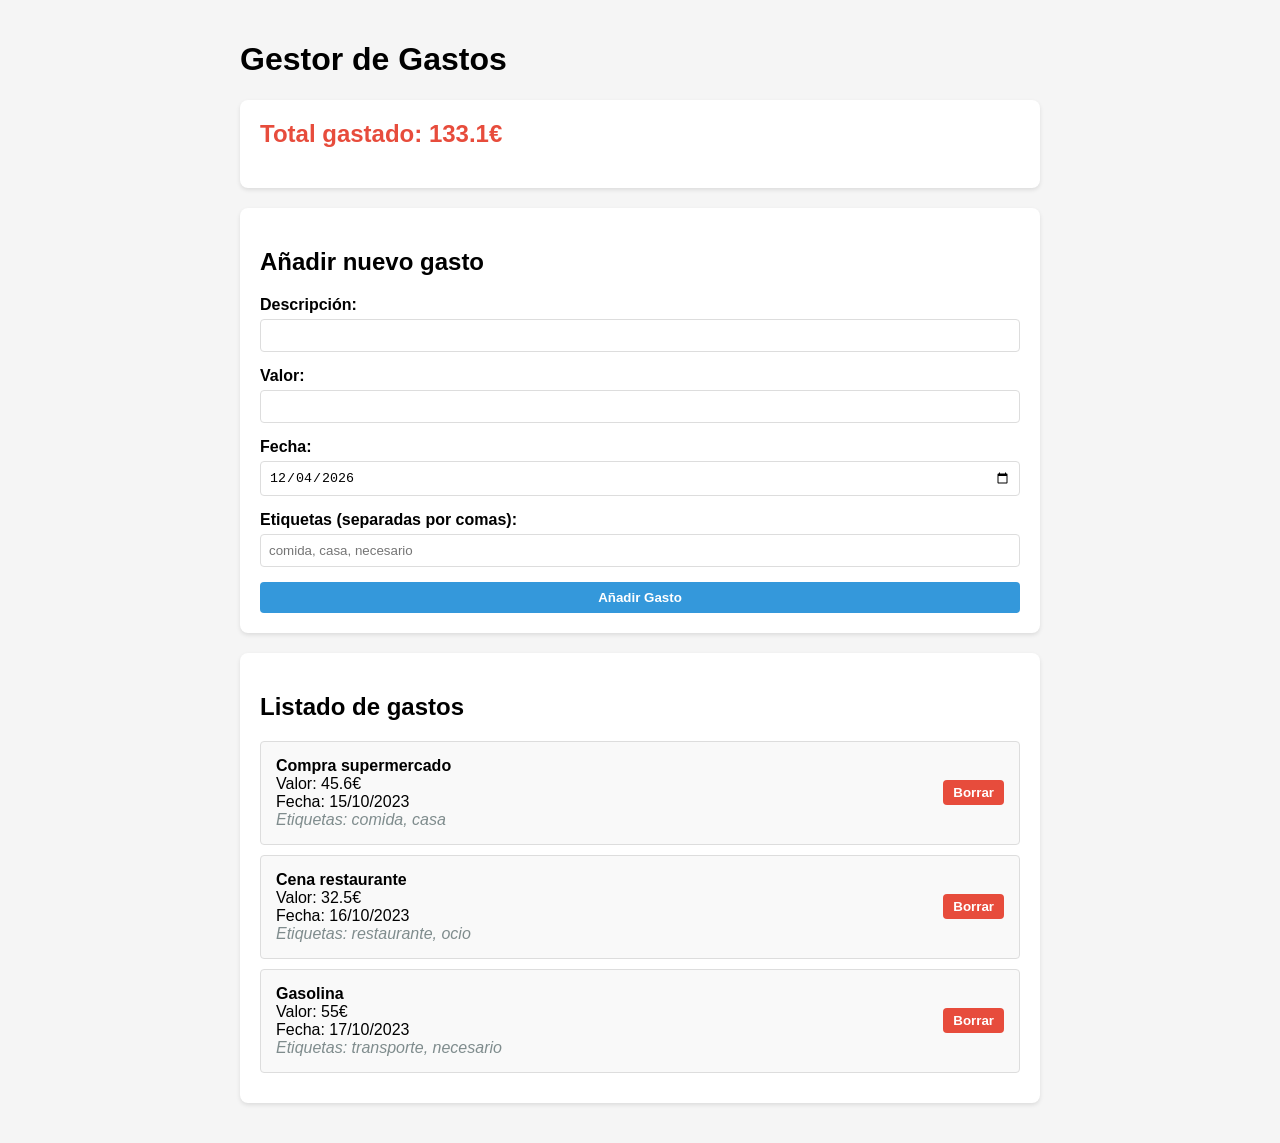
<file: index.html>
<!DOCTYPE html>
<html lang="es">
<head>
    <meta charset="UTF-8">
    <meta name="viewport" content="width=device-width, initial-scale=1.0">
    <title>Gestor de Gastos</title>
    <style>
        /* Tus estilos CSS aquí (igual que antes) */
        body {
            font-family: Arial, sans-serif;
            max-width: 800px;
            margin: 0 auto;
            padding: 20px;
            background-color: #f5f5f5;
        }
        
        .container {
            background-color: white;
            padding: 20px;
            border-radius: 8px;
            box-shadow: 0 2px 4px rgba(0,0,0,0.1);
            margin-bottom: 20px;
        }
        
        .total-gastos {
            font-size: 1.5em;
            font-weight: bold;
            color: #e74c3c;
            margin-bottom: 20px;
        }
        
        .form-group {
            margin-bottom: 15px;
        }
        
        label {
            display: block;
            margin-bottom: 5px;
            font-weight: bold;
        }
        
        input, button {
            padding: 8px;
            border: 1px solid #ddd;
            border-radius: 4px;
            width: 100%;
            box-sizing: border-box;
        }
        
        button {
            background-color: #3498db;
            color: white;
            border: none;
            cursor: pointer;
            font-weight: bold;
        }
        
        button:hover {
            background-color: #2980b9;
        }
        
        .btn-borrar {
            background-color: #e74c3c;
            width: auto;
            padding: 5px 10px;
        }
        
        .btn-borrar:hover {
            background-color: #c0392b;
        }
        
        .gasto-item {
            border: 1px solid #ddd;
            padding: 15px;
            margin-bottom: 10px;
            border-radius: 4px;
            background-color: #f9f9f9;
            display: flex;
            justify-content: space-between;
            align-items: center;
        }
        
        .gasto-info {
            flex: 1;
        }
        
        .etiquetas {
            font-style: italic;
            color: #7f8c8d;
        }
    </style>
</head>
<body>
    <h1>Gestor de Gastos</h1>
    
    <div class="container">
        <div id="total-gastos" class="total-gastos">Total gastado: 0€</div>
    </div>
    
    <div class="container">
        <h2>Añadir nuevo gasto</h2>
        <div id="formulario-gasto"></div>
    </div>
    
    <div class="container">
        <h2>Listado de gastos</h2>
        <div id="listado-gastos"></div>
    </div>

    <!-- IMPORTAR EN ESTE ORDEN: Primero la lógica, luego la interfaz -->
    <script src="js/gestionPresupuesto.js"></script>
    <script src="js/gestionPresupuestoWebVI.js"></script>
</body>
</html>
</file>
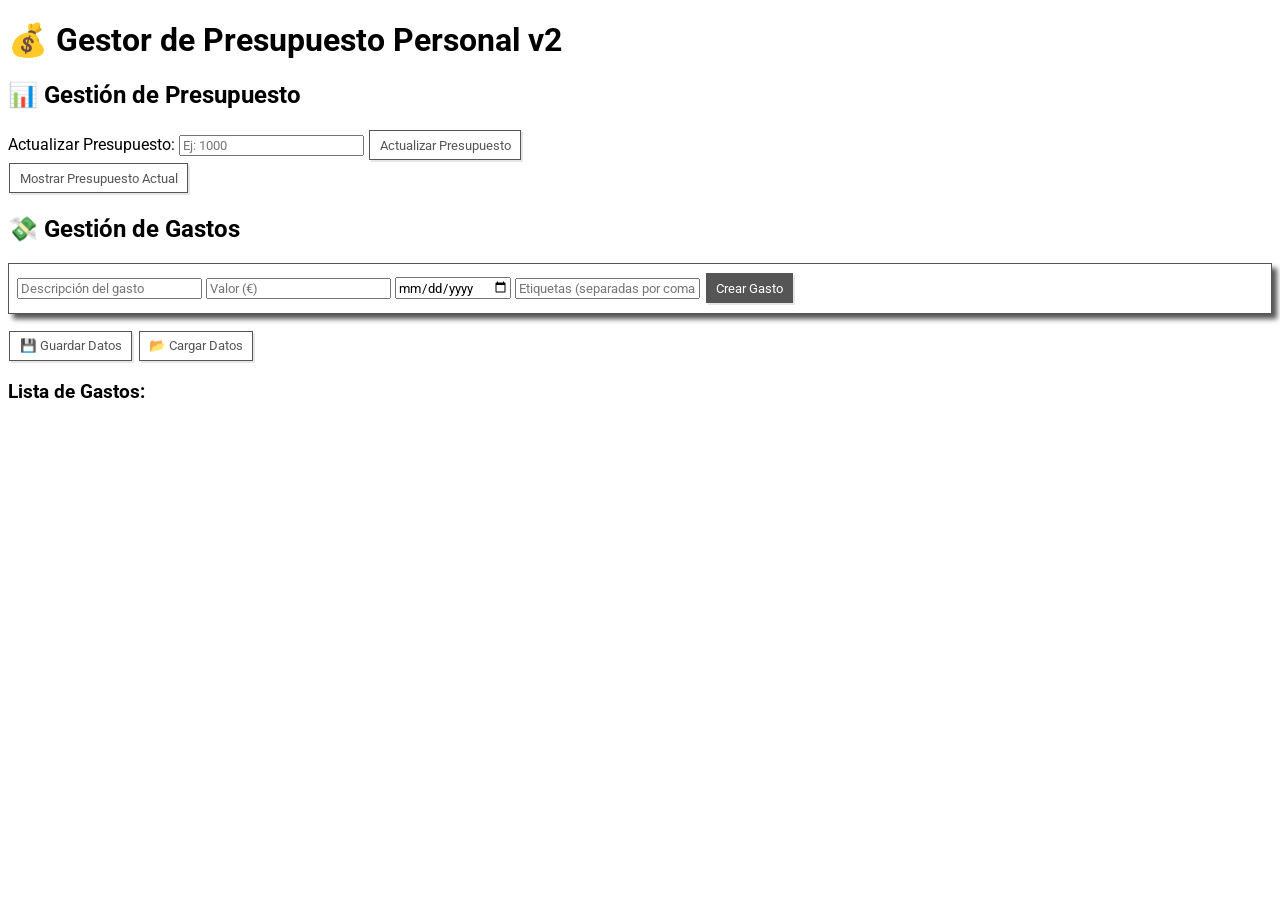
<file: Practica-Presupuesto-main/index.html>
<!DOCTYPE html>
<html lang="es">
<head>
    <meta charset="UTF-8" />
    <meta name="viewport" content="width=device-width, initial-scale=1.0" />
    <title>Gestor de Presupuesto Personal</title>
    <link rel="stylesheet" href="css/estilos.css">
    <link rel="stylesheet" href="css/componente-gasto.css">
</head>
<body>
    <div class="container">
        <h1>💰 Gestor de Presupuesto Personal v2</h1>

        <!-- Sección de Presupuesto -->
        <div class="section presupuesto-section">
            <h2>📊 Gestión de Presupuesto</h2>
            <div>
                <label>Actualizar Presupuesto:</label>
                <input type="number" id="nuevoPresupuesto" placeholder="Ej: 1000" min="0" />
                <button onclick="actualizarPresupuestoUI()">Actualizar Presupuesto</button>
            </div>
            <div>
                <button onclick="mostrarPresupuestoUI()">Mostrar Presupuesto Actual</button>
            </div>
            <div class="resultado" id="resultadoPresupuesto"></div>
        </div>

        <!-- Sección de Gastos -->
        <div class="section gastos-section">
            <h2>💸 Gestión de Gastos</h2>

            <!-- Formulario para crear gastos -->
            <form id="formCrearGasto" class="form-crear-gasto">
                <input type="text" id="descripcionGasto" placeholder="Descripción del gasto" required />
                <input type="number" id="valorGasto" placeholder="Valor (€)" min="0" step="0.01" required />
                <input type="date" id="fechaGasto" class="full-width" />
                <input type="text" id="etiquetasGasto" placeholder="Etiquetas (separadas por comas)" class="full-width" />
                <button type="submit" class="full-width">Crear Gasto</button>
            </form>

            <!-- Botones de almacenamiento local -->
            <div class="almacenamiento-actions">
                <button onclick="guardarDatos()" class="btn-guardar">💾 Guardar Datos</button>
                <button onclick="cargarDatos()" class="btn-cargar">📂 Cargar Datos</button>
            </div>

            <div>
                <h3>Lista de Gastos:</h3>
                <div id="listaGastos"></div>
            </div>
        </div>
    </div>

    <!-- Plantilla para el componente mi-gasto -->
    <template id="template-mi-gasto">
        <!-- Los estilos ahora están en css/componente-gasto.css -->
        <div class="gasto-header">
            <span class="gasto-descripcion" id="descripcion"></span>
            <span class="gasto-valor" id="valor"></span>
        </div>
        
        <div class="gasto-fecha" id="fecha"></div>
        
        <div class="gasto-etiquetas" id="etiquetas"></div>
        
        <div class="gasto-actions">
            <button class="btn-editar" id="btnEditar">Editar</button>
            <button class="btn-borrar" id="btnBorrar">Borrar</button>
        </div>
        
        <form class="form-edicion hidden" id="formEdicion">
            <div class="form-group">
                <label for="editDescripcion">Descripción:</label>
                <input type="text" id="editDescripcion" required>
            </div>
            
            <div class="form-group">
                <label for="editValor">Valor (€):</label>
                <input type="number" id="editValor" min="0" step="0.01" required>
            </div>
            
            <div class="form-group">
                <label for="editFecha">Fecha:</label>
                <input type="date" id="editFecha">
            </div>
            
            <div class="form-group">
                <label for="editEtiquetas">Etiquetas (separadas por comas):</label>
                <input type="text" id="editEtiquetas">
            </div>
            
            <div class="form-actions">
                <button type="submit" class="btn-guardar">Guardar</button>
                <button type="button" class="btn-cancelar" id="btnCancelar">Cancelar</button>
            </div>
        </form>
    </template>
    <!-- Importación del módulo JavaScript -->
    <script type="module" src="js/gestionPresupuestoWebV2.js"></script>
</body>
</html>
</file>
<file: Practica-Presupuesto-main/css/estilos.css>
@import url('https://fonts.googleapis.com/css2?family=Roboto:wght@300&display=swap');

* {
    box-sizing: border-box;
    font-family: 'Roboto', sans-serif;
}

#aplicacion {
    margin: 1em;
}

form, .gasto {
    margin: 1em 0;
    box-shadow: 5px 5px 5px #555555;
    border: 1px solid #555555;
    padding: 0.5em;
}

.form-control {
    margin: 0.5em 0;
}

.form-control label {
    width: 100%;
}

.form-control input {
    width: 100%;
}

button {
    border: 1px solid #555555;
    padding: 0.5em 0.7em;
    margin: 0.1em 0.1em;
    color: #555555;
    background-color: white;
    box-shadow: 2px 2px #e6e6e6;
}

button:hover {
    border: 1px solid #888888;
    color: #888888;
}

button:active:enabled {
    box-shadow: none;
    transform: translateY(2px);
}

button[type=submit], button.gasto-editar-formulario {
    background-color: #555555;
    color: white;
}

button[type=submit]:hover, button.gasto-editar-formulario:hover {
    background-color: #888888;
    color: white;
}

button:disabled, button:disabled:hover {
    cursor: not-allowed;
    border-color: #999999;
    background-color: #999999;
    box-shadow: none;
}

.gasto-etiquetas-etiqueta {
    font-size: 0.8em;
    font-variant: small-caps;
    margin: 0.2em;
    display: inline-block;
    border: 1px solid #555555;
    padding: 0.2em 0.5em;
    border-radius: 5px;
    cursor: pointer;
    position: relative;
}

.gasto-etiquetas-etiqueta:hover {
    color: red;
    border: 1px solid red;
    text-decoration: line-through;

}

.gasto-valor:after {
    content: "€";
}

/* Formulario filtrado */
#formulario-filtrado {
    display: flex;
    flex-wrap: wrap;
}

#formulario-filtrado .form-control {
    flex: 1 1 auto;
    margin: 0.2em 1em;
}

#formulario-filtrado #formulario-filtrado-error {
    flex: 1 1 100%;
    color: red;
}


/* Pantallas grandes */
@media screen and (min-width: 600px) {
    .form-control {
        display: flex;
    }

    .form-control label {
        flex: 0 0 8em;
    }

    .form-control input {
        flex: 1;
    }

    .gasto {
        display: flex;
        align-items: center;
        flex-wrap: wrap;
    }

    .gasto > div {
        padding: 0.5em 0.7em;
    }

    .gasto .gasto-descripcion {
        flex: 0 0 30%;
    }

    .gasto .gasto-fecha {
        flex: 0 0 20%;
    }

    .gasto .gasto-valor {
        flex: 0 0 15%;
    }

    .gasto .gasto-etiquetas {
        flex: 0 0 15%;
    }

    .gasto button {
        flex: 0 0 9%;
    }

    .gasto form {
        flex: 1;
    }
}
</file>
<file: Practica-Presupuesto-main/css/componente-gasto.css>
/* Estilos específicos para el componente mi-gasto */
mi-gasto {
    display: block;
    margin: 10px 0;
    padding: 15px;
    border: 1px solid #ddd;
    border-radius: 8px;
    background: white;
    box-shadow: 0 2px 4px rgba(0,0,0,0.1);
}

.gasto-header {
    display: flex;
    justify-content: space-between;
    align-items: center;
    margin-bottom: 10px;
}

.gasto-descripcion {
    font-weight: bold;
    font-size: 1.1em;
    color: #333;
}

.gasto-valor {
    font-size: 1.2em;
    font-weight: bold;
    color: #e74c3c;
}

.gasto-fecha {
    color: #666;
    font-size: 0.9em;
}

.gasto-etiquetas {
    margin-top: 8px;
}

.etiqueta {
    display: inline-block;
    background: #3498db;
    color: white;
    padding: 2px 8px;
    border-radius: 12px;
    font-size: 0.8em;
    margin-right: 5px;
}

.gasto-actions {
    margin-top: 10px;
    display: flex;
    gap: 10px;
}

.btn-editar, .btn-borrar {
    padding: 5px 10px;
    border: none;
    border-radius: 4px;
    cursor: pointer;
    font-size: 0.9em;
    transition: background-color 0.3s;
}

.btn-editar {
    background: #f39c12;
    color: white;
}

.btn-editar:hover {
    background: #e67e22;
}

.btn-borrar {
    background: #e74c3c;
    color: white;
}

.btn-borrar:hover {
    background: #c0392b;
}

.form-edicion {
    margin-top: 15px;
    padding: 15px;
    background: #f8f9fa;
    border-radius: 5px;
    border: 1px solid #dee2e6;
}

.form-group {
    margin-bottom: 10px;
}

.form-group label {
    display: block;
    margin-bottom: 5px;
    font-weight: bold;
    color: #333;
}

.form-group input {
    width: 100%;
    padding: 8px;
    border: 1px solid #ccc;
    border-radius: 4px;
    box-sizing: border-box;
}

.form-actions {
    display: flex;
    gap: 10px;
    margin-top: 15px;
}

.btn-cancelar {
    padding: 8px 15px;
    border: none;
    border-radius: 4px;
    cursor: pointer;
    background: #95a5a6;
    color: white;
}

.btn-cancelar:hover {
    background: #7f8c8d;
}

.hidden {
    display: none;
}
</file>
